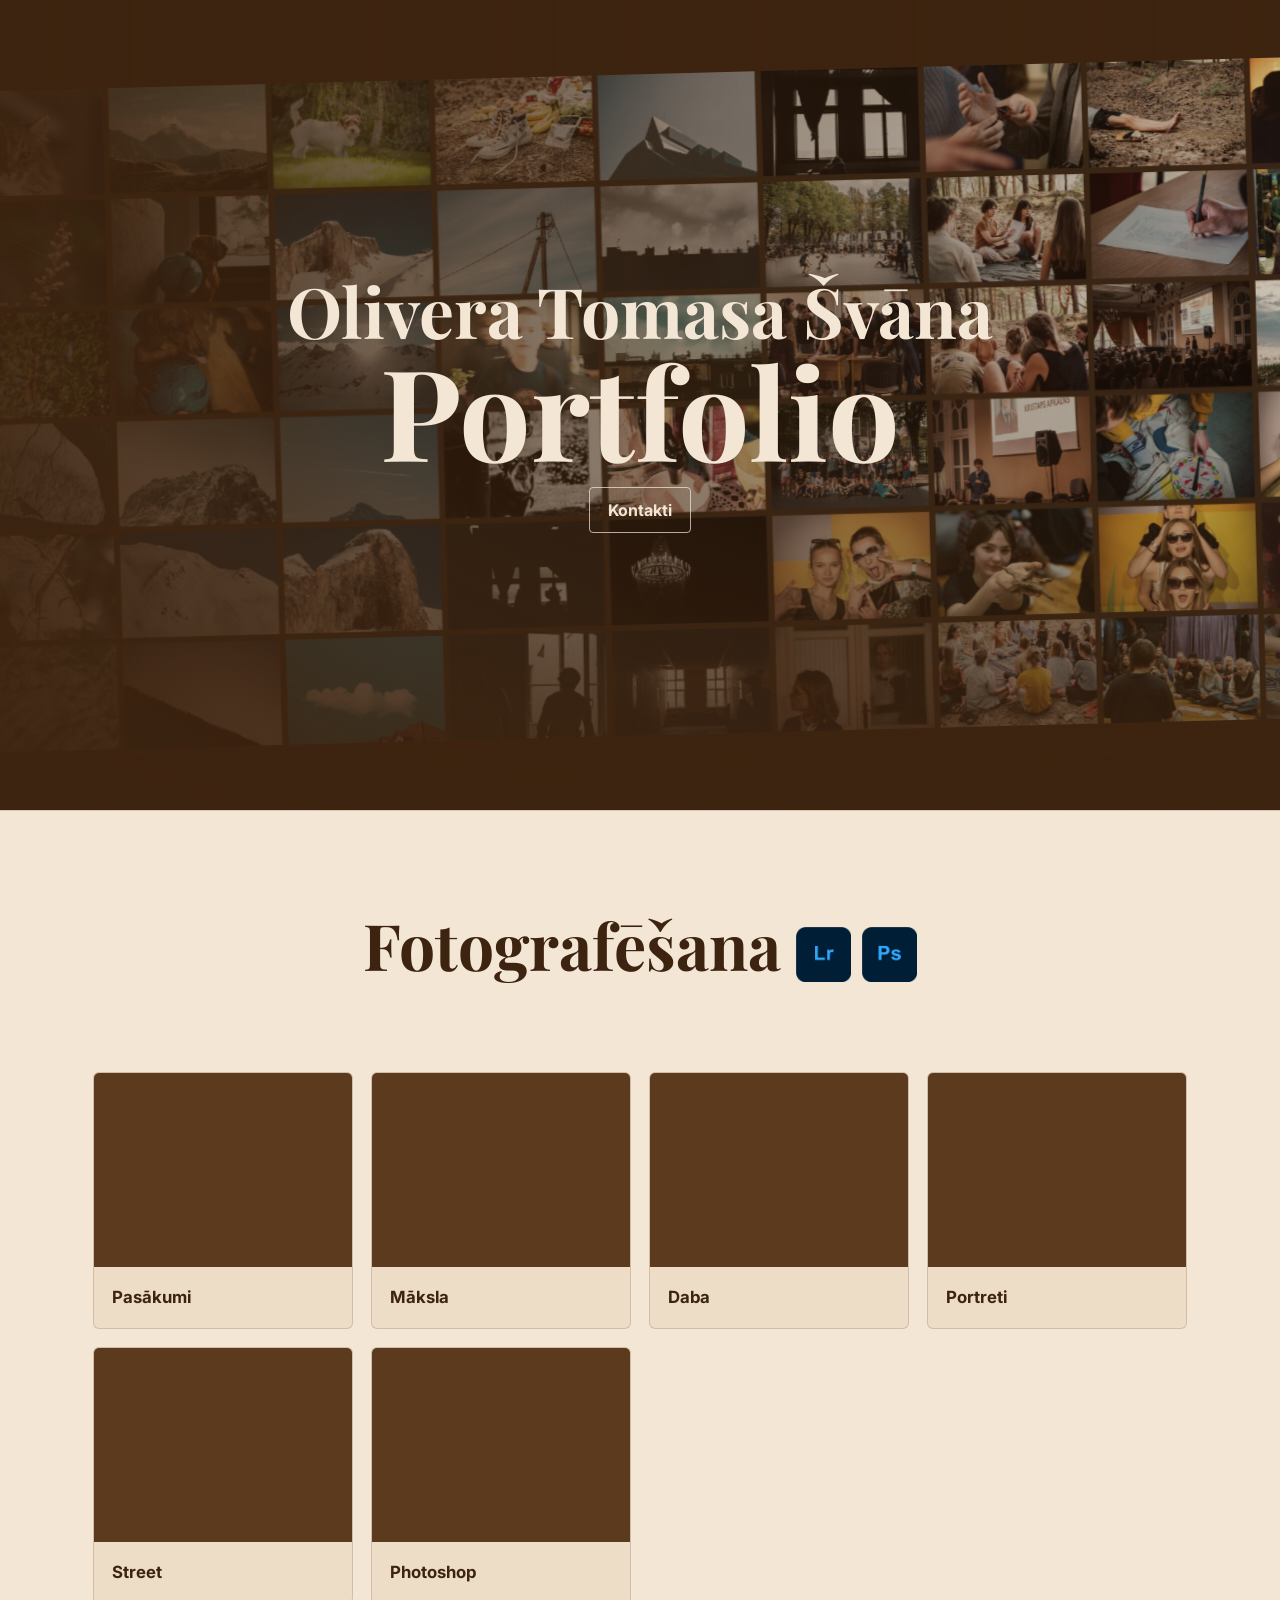
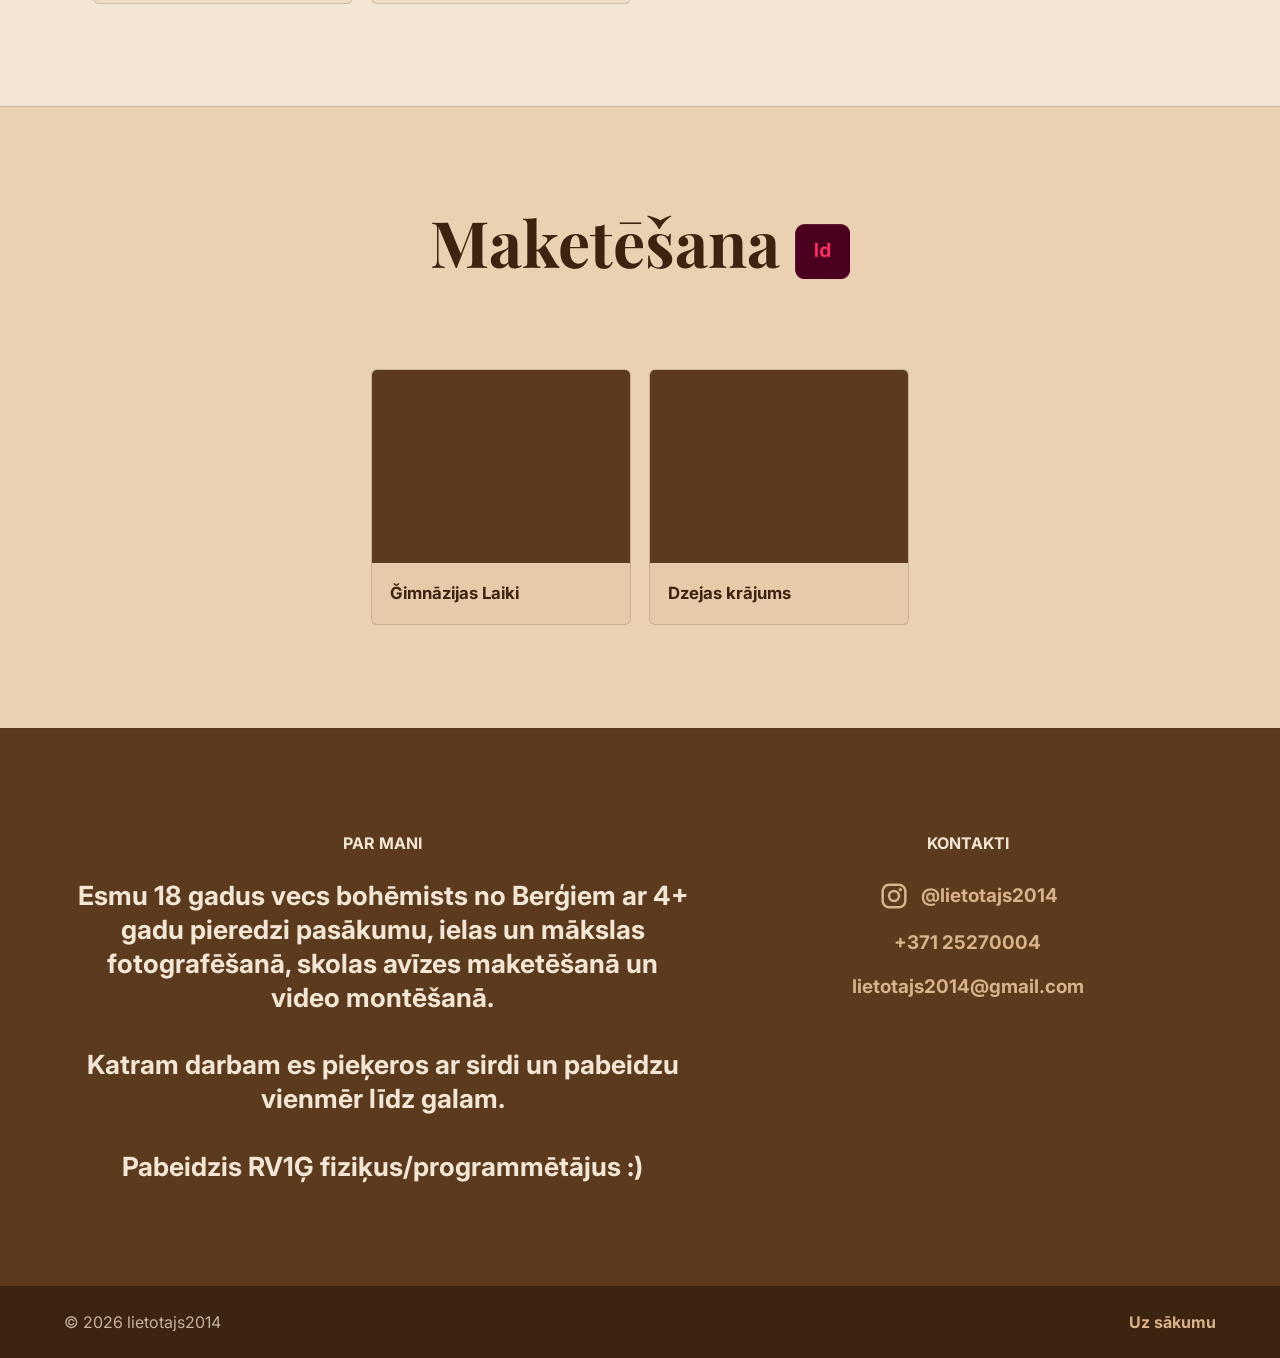
<file: index.html>
<!DOCTYPE html>
<html lang="lv">
<head>
  <meta charset="UTF-8">
  <meta name="viewport" content="width=device-width, initial-scale=1.0">
  <title>Olivera Tomasa Švāna Portfolio</title>
  <link rel="preconnect" href="https://fonts.googleapis.com">
  <link rel="preconnect" href="https://fonts.gstatic.com" crossorigin>
  <link rel="icon" href="data:,">
  <link href="https://fonts.googleapis.com/css2?family=Inter:wght@400;500;600;700&family=Playfair+Display:wght@600;700&display=swap" rel="stylesheet">
  <link rel="stylesheet" href="styles.css?v=31">
</head>
<body>
  <main id="top">
    <section class="hero" aria-labelledby="hero-title">
      <div class="hero-media" aria-hidden="true">
        <div class="hero-marquee" data-hero-marquee></div>
      </div>

      <div class="hero-copy">
        <h1 id="hero-title">
          <span class="hero-name">Olivera Tomasa Švāna</span>
          <span class="hero-portfolio">Portfolio</span>
        </h1>
        <div class="hero-actions">
          <a class="button secondary" href="#about">Kontakti</a>
        </div>
      </div>
    </section>

    <section class="section split-section" id="photography" aria-labelledby="photography-title">
      <div class="section-heading">
        <h2 id="photography-title">
          Fotografēšana
          <span class="app-icons" aria-label="Lightroom un Photoshop">
            <img src="assets/lightroom.png" alt="Lightroom">
            <img src="assets/photoshop.png" alt="Photoshop">
          </span>
        </h2>
      </div>

      <div class="photo-showcase card-list">
        <a class="work-card" href="work.html?project=events" data-category="events">
          <div class="work-image slideshow">
            <div class="slideshow-track"></div>
          </div>
          <div class="work-info">
            <h3>Pasākumi</h3>
          </div>
        </a>
        <a class="work-card" href="work.html?project=art" data-category="art">
          <div class="work-image slideshow">
            <div class="slideshow-track"></div>
          </div>
          <div class="work-info">
            <h3>Māksla</h3>
          </div>
        </a>
        <a class="work-card" href="work.html?project=nature" data-category="nature">
          <div class="work-image slideshow">
            <div class="slideshow-track"></div>
          </div>
          <div class="work-info">
            <h3>Daba</h3>
          </div>
        </a>
        <a class="work-card" href="work.html?project=portraits" data-category="portraits">
          <div class="work-image slideshow">
            <div class="slideshow-track"></div>
          </div>
          <div class="work-info">
            <h3>Portreti</h3>
          </div>
        </a>
        <a class="work-card" href="work.html?project=street" data-category="street">
          <div class="work-image slideshow">
            <div class="slideshow-track"></div>
          </div>
          <div class="work-info">
            <h3>Street</h3>
          </div>
        </a>
        <a class="work-card" href="work.html?project=photoshop" data-category="photoshop">
          <div class="work-image slideshow">
            <div class="slideshow-track"></div>
          </div>
          <div class="work-info">
            <h3>Photoshop</h3>
          </div>
        </a>
      </div>
    </section>

    <section class="section split-section indesign" id="indesign" aria-labelledby="indesign-title">
      <div class="section-heading">
        <h2 id="indesign-title">
          Maketēšana
          <span class="app-icons" aria-label="InDesign">
            <img src="assets/indesign.png" alt="InDesign">
          </span>
        </h2>
      </div>
      <div class="layout-showcase card-list">
        <a class="work-card" href="work.html?project=gimnazijas-laiki">
          <div class="work-image slideshow">
            <div class="slideshow-track"></div>
          </div>
          <div class="work-info">
            <h3>Ğimnāzijas Laiki</h3>
          </div>
        </a>
        <a class="work-card" href="work.html?project=dzejas-krajums">
          <div class="work-image slideshow">
            <div class="slideshow-track"></div>
          </div>
          <div class="work-info">
            <h3>Dzejas krājums</h3>
          </div>
        </a>
      </div>
    </section>

    <section class="about section" id="about" aria-labelledby="about-title">
      <div class="about-main">
        <p class="eyebrow">Par mani</p>
        <h2 id="about-title">Esmu 18 gadus vecs bohēmists no Berģiem ar 4+ gadu pieredzi pasākumu, ielas un mākslas fotografēšanā, skolas avīzes maketēšanā un video montēšanā. <br> <br>
          Katram darbam es pieķeros ar sirdi un pabeidzu vienmēr līdz galam. <br><br>
          Pabeidzis RV1Ģ fiziķus/programmētājus :)</h2>
      </div>
      <div class="about-copy">
        <p class="eyebrow contact-eyebrow">Kontakti</p>
        <div class="contact-links" aria-label="Kontakti">
          <a class="instagram-link" href="https://www.instagram.com/lietotajs2014/" target="_blank" rel="noreferrer" aria-label="Instagram">
            <img src="assets/instagram.svg" alt="">
            <span>@lietotajs2014</span>
          </a>
          <a href="tel:+37125270004">+371 25270004</a>
          <a href="mailto:lietotajs2014@gmail.com">lietotajs2014@gmail.com</a>
        </div>
      </div>
    </section>

  </main>

  <footer class="site-footer">
    <p>&copy; 2026 lietotajs2014</p>
    <a href="#top">Uz sākumu</a>
  </footer>

  <script src="portfolio-data.js?v=23"></script>
  <script src="script.js?v=28"></script>
</body>
</html>
</file>
<file: styles.css>
:root {
  --espresso: #3d2410;
  --coffee: #5c3a1e;
  --ochre: #8b5a2b;
  --caramel: #b07a45;
  --sand: #d8b28a;
  --paper: #f3e6d5;
  --ink: #25160b;
  --muted: #7a5b40;
  --line: rgba(61, 36, 16, 0.16);
  --shadow: 0 18px 55px rgba(61, 36, 16, 0.16);
}

* {
  box-sizing: border-box;
}

html {
  scroll-behavior: smooth;
}

body {
  margin: 0;
  color: var(--ink);
  background: var(--paper);
  font-family: Inter, Arial, sans-serif;
  line-height: 1.5;
}

img {
  display: block;
  max-width: 100%;
}

a {
  color: inherit;
}

.hero-actions,
.contact-links,
.site-footer {
  display: flex;
  align-items: center;
}

.site-footer a,
.contact-links a,
.work-card {
  text-decoration: none;
}

.site-footer a:hover,
.contact-links a:hover {
  color: var(--ochre);
}

.hero {
  position: relative;
  min-height: 90vh;
  display: flex;
  align-items: center;
  justify-content: center;
  padding: clamp(42px, 7vw, 88px) clamp(18px, 5vw, 64px);
  overflow: hidden;
  text-align: center;
  color: var(--paper);
  background: var(--espresso);
}

.hero-media {
  position: absolute;
  inset: 0;
  z-index: 0;
  overflow: hidden;
}

.hero-media > img {
  width: 100%;
  height: 100%;
  object-fit: cover;
}

.hero-marquee {
  position: absolute;
  inset: -8%;
  display: flex;
  align-items: center;
  overflow: hidden;
  transform: rotate(-1.5deg) scale(1.08);
}

.hero-grid-track {
  display: flex;
  height: clamp(470px, 68vh, 760px);
  width: max-content;
  gap: 10px;
  will-change: transform;
}

.hero-marquee-strip {
  display: block;
  flex: 0 0 auto;
  width: auto;
  height: 100%;
  max-width: none;
  object-fit: cover;
  filter: saturate(0.82) sepia(0.14);
  opacity: 0.82;
}

.hero::after {
  position: absolute;
  inset: 0;
  z-index: 1;
  content: "";
  background:
    linear-gradient(90deg, rgba(61, 36, 16, 0.92), rgba(61, 36, 16, 0.45) 55%, rgba(61, 36, 16, 0.1)),
    linear-gradient(0deg, rgba(61, 36, 16, 0.82), rgba(61, 36, 16, 0.02) 42%);
}

.hero-copy {
  position: relative;
  z-index: 2;
  max-width: 980px;
  margin-inline: auto;
}

.hero-actions {
  justify-content: center;
  gap: 12px;
  flex-wrap: wrap;
}

.eyebrow {
  margin: 0 0 12px;
  color: var(--ochre);
  font-size: 1rem;
  font-weight: 700;
  letter-spacing: 0;
  text-transform: uppercase;
}

h1,
h2,
h3,
p {
  margin-top: 0;
}

h1,
h2 {
  font-family: "Playfair Display", Georgia, serif;
  letter-spacing: 0;
}

h1 {
  margin-bottom: 18px;
  color: var(--paper);
  font-size: clamp(4rem, 8vw, 7.25rem);
  line-height: 0.92;
}

.hero-name,
.hero-portfolio {
  display: block;
}

.hero-name {
  font-size: 0.68em;
  white-space: nowrap;
}

.hero-portfolio {
  margin-top: 0.08em;
  font-size: 1.24em;
}

.intro {
  max-width: 560px;
  margin-bottom: 28px;
  color: rgba(243, 230, 213, 0.84);
  font-size: 1.15rem;
}

.button {
  display: inline-flex;
  align-items: center;
  justify-content: center;
  min-height: 46px;
  padding: 0 18px;
  border: 1px solid rgba(243, 230, 213, 0.72);
  border-radius: 4px;
  color: var(--paper);
  background: transparent;
  font-weight: 700;
  text-decoration: none;
}

.section {
  padding: clamp(56px, 8vw, 104px) clamp(18px, 5vw, 64px);
  border-top: 1px solid var(--line);
}

.gallery-grid,
.project-list,
.photo-showcase,
.layout-showcase,
.video-showcase,
.about {
  display: grid;
  gap: 18px;
}

.layout-showcase span {
  color: var(--sand);
  font-size: 0.82rem;
  font-weight: 700;
}

.section-heading {
  max-width: 760px;
  margin-inline: auto;
  margin-bottom: 26px;
  min-width: 0;
  text-align: center;
}

.section-heading h2,
.about h2 {
  margin-bottom: 0;
  color: var(--espresso);
  font-size: 4rem;
  line-height: 1;
}

.app-icons {
  display: inline-flex;
  align-items: center;
  gap: 0.16em;
  vertical-align: middle;
}

.app-icons img,
.app-icon-inline {
  display: inline-block;
  width: 0.86em;
  height: 0.86em;
  vertical-align: -0.08em;
}

.work-info .app-icon-inline {
  width: 42px;
  height: 42px;
  vertical-align: middle;
}

.gallery-grid,
.project-list,
.photo-showcase,
.layout-showcase,
.video-showcase {
  max-width: 1094px;
  margin-inline: auto;
  grid-template-columns: repeat(auto-fit, minmax(260px, 1fr));
}

.work-card {
  display: block;
  overflow: hidden;
  border: 1px solid var(--line);
  border-radius: 6px;
  background: rgba(255, 250, 242, 0.4);
  transition: opacity 180ms ease, transform 180ms ease;
}

.work-card.is-hidden {
  display: none;
}

.work-card:hover {
  transform: translateY(-3px);
}

.work-image {
  min-height: 280px;
  background: var(--coffee);
}

.slideshow {
  position: relative;
  overflow: hidden;
  aspect-ratio: 4 / 3;
  min-height: 0;
}

.slideshow-track {
  position: relative;
  width: 100%;
  height: 100%;
}

.slideshow-track img {
  position: absolute;
  inset: 0;
  width: 100%;
  height: 100%;
  object-fit: cover;
  opacity: 0;
  animation: fadeSlide var(--slide-duration, 12s) ease-in-out infinite;
  animation-delay: var(--slide-delay, 0s);
}

@keyframes fadeSlide {
  0%,
  100% {
    opacity: 0;
  }

  7%,
  30% {
    opacity: 1;
  }

  38% {
    opacity: 0;
  }
}

.work-image.events {
  background-image:
    linear-gradient(180deg, rgba(92, 58, 30, 0.1), rgba(61, 36, 16, 0.48)),
    url("assets/portfolio-hero.png");
  background-position: 62% center;
}

.work-image.street {
  background-image:
    linear-gradient(45deg, rgba(216, 178, 138, 0.14), rgba(61, 36, 16, 0.36)),
    url("assets/portfolio-hero.png");
  background-position: 30% center;
}

.work-image.art {
  background-image:
    linear-gradient(120deg, rgba(139, 90, 43, 0.22), rgba(61, 36, 16, 0.5)),
    url("assets/portfolio-hero.png");
  background-position: 82% center;
}

.work-info {
  padding: 18px;
}

.work-info p,
.project-list p,
.about-copy p,
.site-footer {
  color: var(--muted);
}

.work-info h3,
.project-list h3,
.layout-showcase h3 {
  margin-bottom: 0;
  color: var(--espresso);
  font-size: 1.05rem;
}

.split-section {
  display: grid;
  grid-template-columns: 1fr;
  gap: clamp(28px, 5vw, 68px);
  align-items: start;
}

.photo-showcase .work-card,
.project-list .work-card,
.layout-showcase .work-card,
.video-showcase .work-card {
  min-height: 190px;
  border: 1px solid var(--line);
  border-radius: 6px;
  background: rgba(216, 178, 138, 0.2);
}

.indesign {
  background: #ead1b2;
}

.about {
  grid-template-columns: minmax(260px, 0.9fr) minmax(280px, 0.7fr);
  align-items: start;
  background: var(--coffee);
  color: var(--paper);
}

.about h2,
.about .eyebrow {
  color: var(--paper);
}

.about-main {
  text-align: center;
}

.about-main .eyebrow {
  max-width: 620px;
  margin-inline: auto;
  margin-bottom: 24px;
  text-align: center;
}

.about h2 {
  max-width: 620px;
  margin-inline: auto;
  font-family: Inter, Arial, sans-serif;
  font-size: 1.65rem;
  font-weight: 700;
  line-height: 1.28;
  text-align: center;
}

.about-copy p {
  color: rgba(243, 230, 213, 0.82);
}

.about-copy {
  display: flex;
  flex-direction: column;
  min-height: 210px;
}

.contact-links {
  align-items: center;
  flex-direction: column;
  gap: 16px;
  text-align: center;
  font-size: 1.18rem;
  font-weight: 700;
}

.contact-eyebrow {
  margin-bottom: 24px;
  text-align: center;
}

.contact-links a {
  color: var(--sand);
}

.instagram-link {
  display: inline-flex;
  align-items: center;
  gap: 10px;
}

.instagram-link img {
  width: 34px;
  height: 34px;
}

.site-footer {
  justify-content: space-between;
  gap: 16px;
  padding: 24px clamp(18px, 5vw, 64px);
  background: var(--espresso);
  color: rgba(243, 230, 213, 0.74);
}

.site-footer p {
  margin-bottom: 0;
}

.site-footer a {
  color: var(--sand);
  font-weight: 700;
}

.detail-hero {
  padding-top: clamp(72px, 11vw, 142px);
  padding-bottom: clamp(46px, 8vw, 88px);
}

.detail-hero h1 {
  color: var(--espresso);
}

.portfolio-back-link {
  display: inline-flex;
  align-items: center;
  color: inherit;
  text-decoration: none;
  cursor: pointer;
}

.portfolio-back-link:hover {
  color: var(--ochre);
}

.app-icon-title {
  width: clamp(72px, 10vw, 112px);
  height: clamp(72px, 10vw, 112px);
}

.detail-gallery {
  padding-top: 0;
}

.detail-grid {
  display: grid;
  grid-template-columns: repeat(6, minmax(0, 1fr));
  grid-auto-flow: dense;
  grid-auto-rows: 8px;
  align-items: start;
  gap: 7px;
}

.detail-item {
  position: relative;
  min-height: 0;
  margin: 0;
  align-self: center;
  overflow: hidden;
  border: 0;
  border-radius: 0;
  background: transparent;
  opacity: 0;
  transition: opacity 180ms ease;
}

.detail-item.is-laid-out {
  opacity: 1;
}

.detail-image-button {
  display: block;
  width: 100%;
  height: auto;
  padding: 0;
  border: 0;
  background: transparent;
  cursor: zoom-in;
}

.detail-item figcaption {
  position: absolute;
  right: 0;
  bottom: 0;
  left: 0;
  padding: 12px;
  color: var(--paper);
  background: linear-gradient(0deg, rgba(61, 36, 16, 0.84), rgba(61, 36, 16, 0));
  font-size: 0.9rem;
  font-weight: 700;
}

.detail-item.is-wide {
  width: 100%;
}

.detail-item.is-tall {
  width: 100%;
}

.detail-item.is-square,
.detail-item.is-landscape {
  width: 100%;
}

.detail-item.is-featured {
  grid-column: span 2;
  max-width: 100%;
  box-shadow: 0 0 0 2px rgba(176, 122, 69, 0.34);
}

.detail-grid img {
  width: 100%;
  height: auto;
  object-fit: contain;
}

.lightbox {
  width: 100vw;
  max-width: none;
  height: 100vh;
  max-height: none;
  margin: 0;
  padding: 14px;
  border: 0;
  color: var(--paper);
  background: transparent;
}

.lightbox:not([open]) {
  display: none;
}

.lightbox[open] {
  display: grid;
  place-items: center;
}

.lightbox::backdrop {
  background: rgba(37, 22, 11, 0.82);
}

.lightbox-frame {
  position: relative;
  width: min(1080px, calc(100vw - 28px));
  max-height: calc(100vh - 28px);
  padding: 18px;
  border: 1px solid rgba(216, 178, 138, 0.28);
  border-radius: 6px;
  background: var(--espresso);
  box-shadow: 0 22px 70px rgba(37, 22, 11, 0.42);
}

.lightbox-media {
  position: relative;
  display: grid;
  place-items: center;
}

.lightbox img {
  width: 100%;
  max-height: calc(100vh - 142px);
  object-fit: contain;
  background: var(--coffee);
}

.lightbox p {
  margin: 14px 0 0;
  color: var(--sand);
  font-weight: 700;
}

.lightbox p:empty {
  display: none;
}

.lightbox-nav {
  display: inline-grid;
  place-items: center;
  border: 1px solid rgba(216, 178, 138, 0.46);
  border-radius: 999px;
  color: var(--sand);
  background: rgba(61, 36, 16, 0.72);
  cursor: pointer;
  font: inherit;
  font-weight: 800;
}

.lightbox-nav {
  position: absolute;
  top: 50%;
  z-index: 2;
  width: 46px;
  height: 46px;
  transform: translateY(-50%);
  font-size: 1.7rem;
  line-height: 1;
}

.lightbox-nav:hover {
  color: var(--paper);
  border-color: rgba(243, 230, 213, 0.72);
}

.lightbox-nav[hidden] {
  display: none;
}

.lightbox-nav-prev {
  left: 12px;
}

.lightbox-nav-next {
  right: 12px;
}

@media (max-width: 980px) {
  h1 {
    font-size: 5rem;
  }

  .section-heading h2,
  .about h2 {
    font-size: 3.25rem;
  }

  .about h2 {
    font-size: 1.45rem;
  }

  .hero,
  .split-section,
  .about {
    grid-template-columns: 1fr;
  }

  .gallery-grid,
  .project-list,
  .photo-showcase,
  .video-showcase {
    grid-template-columns: repeat(2, minmax(0, 1fr));
  }

}

@media (max-width: 680px) {
  h1 {
    font-size: 3.15rem;
  }

  .hero-name {
    font-size: 0.54em;
  }

  .intro {
    font-size: 1rem;
  }

  .section-heading h2,
  .about h2 {
    font-size: 2.35rem;
  }

  .about h2 {
    font-size: 1.12rem;
  }

  .hero {
    min-height: auto;
    padding-top: 28px;
  }

  .hero-media {
    min-height: 100%;
  }

  .gallery-grid,
  .project-list,
  .photo-showcase,
  .layout-showcase,
  .video-showcase {
    grid-template-columns: repeat(2, minmax(0, 1fr));
  }

  .detail-grid {
    grid-template-columns: repeat(3, minmax(0, 1fr));
    gap: 6px;
  }

  .work-image {
    min-height: 150px;
  }

  .slideshow {
    min-height: 150px;
  }

  .lightbox {
    padding: 10px;
  }

  .lightbox-frame {
    width: calc(100vw - 20px);
    max-height: calc(100vh - 20px);
    padding: 10px;
  }

  .lightbox img {
    max-height: calc(100vh - 84px);
  }

  .lightbox-nav {
    width: 38px;
    height: 38px;
    font-size: 1.35rem;
  }

  .lightbox-nav-prev {
    left: 8px;
  }

  .lightbox-nav-next {
    right: 8px;
  }

  .site-footer {
    align-items: flex-start;
    flex-direction: column;
  }
}
</file>
